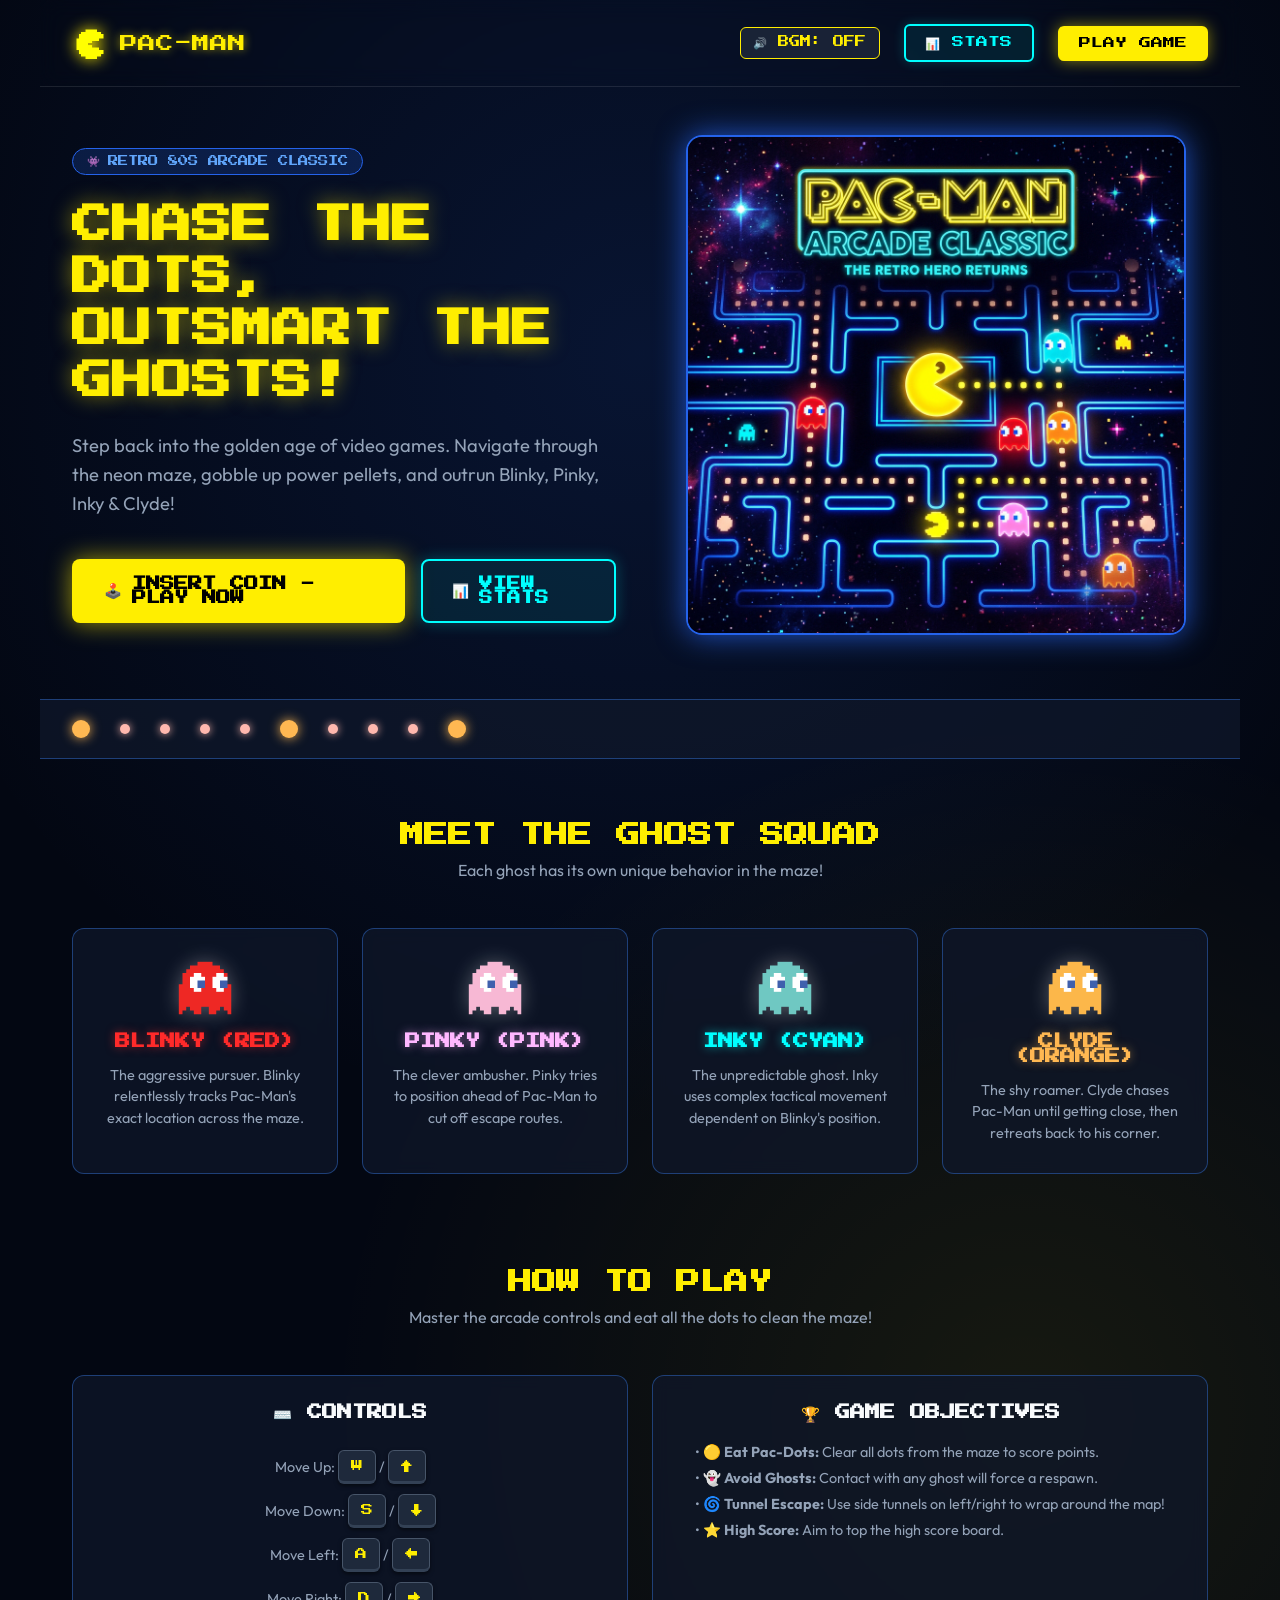
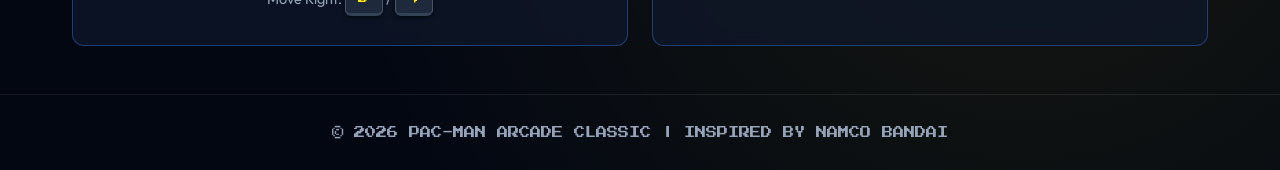
<file: index.html>
<!DOCTYPE html>
<html lang="en">

<head>
    <meta charset="UTF-8">
    <meta name="viewport" content="width=device-width, initial-scale=1.0">
    <title>Pac-Man Retro Arcade Classic | Play Online</title>
    <meta name="description"
        content="Play the retro 80s Pac-Man arcade classic game online in your browser. Eat dots, outsmart ghosts, and set high scores!">
    <link rel="stylesheet" href="./styles/pacman.css">
    <script src="/scripts/index.js" defer></script>
</head>

<body>

    <!-- Navigation -->
    <nav class="navbar">
        <a href="#" class="brand-logo">
            <img src="/assets/images/pacmanRight.png" alt="Pac-Man Logo">
            <span class="brand-title">PAC-MAN</span>
        </a>
        <div class="nav-links">
            <button id="soundToggleBtn" class="audio-control-btn" title="Toggle Music">
                🔊 BGM: OFF
            </button>
            <a href="/pages/dashboard.html" class="nav-btn dashboard-btn" id="dashboardBtn">📊 STATS</a>
            <a href="/pages/game-screen.html" class="nav-btn primary">PLAY GAME</a>
        </div>
    </nav>

    <!-- Hero Section -->
    <header class="hero-container">
        <div class="hero-content">
            <div class="hero-badge">
                <span>👾</span> RETRO 80S ARCADE CLASSIC
            </div>
            <h1 class="hero-title">CHASE THE DOTS,<br>OUTSMART THE GHOSTS!</h1>
            <p class="hero-subtitle">
                Step back into the golden age of video games. Navigate through the neon maze, gobble up power pellets,
                and outrun Blinky, Pinky, Inky & Clyde!
            </p>
            <div class="cta-group">
                <a href="/pages/game-screen.html" class="btn-arcade-play" id="playNowBtn">
                    <span>🕹️</span> INSERT COIN - PLAY NOW
                </a>
                <a href="/pages/dashboard.html" class="btn-arcade-secondary" id="heroStatsBtn">
                    <span>📊</span> VIEW STATS
                </a>
            </div>
        </div>

        <div class="hero-visual">
            <img src="/assets/images/hero-banner.png" alt="Pac-Man Hero Banner" class="hero-banner-img">
        </div>
    </header>

    <!-- Animated Dot Track -->
    <div class="pacman-track">
        <div class="dots-container">
            <div class="dot power"></div>
            <div class="dot"></div>
            <div class="dot"></div>
            <div class="dot"></div>
            <div class="dot"></div>
            <div class="dot power"></div>
            <div class="dot"></div>
            <div class="dot"></div>
            <div class="dot"></div>
            <div class="dot power"></div>
        </div>
    </div>

    <!-- Meet the Ghosts Section -->
    <section class="section-container" id="ghosts">
        <div class="section-header">
            <h2 class="section-title">MEET THE GHOST SQUAD</h2>
            <p class="section-subtitle">Each ghost has its own unique behavior in the maze!</p>
        </div>

        <div class="cards-grid">
            <!-- Blinky -->
            <div class="card">
                <img src="/assets/images/redGhost.png" alt="Red Ghost Blinky" class="card-icon-img">
                <h3 class="card-title ghost-red">BLINKY (RED)</h3>
                <p class="card-desc">The aggressive pursuer. Blinky relentlessly tracks Pac-Man's exact location across
                    the maze.</p>
            </div>

            <!-- Pinky -->
            <div class="card">
                <img src="/assets/images/pinkGhost.png" alt="Pink Ghost Pinky" class="card-icon-img">
                <h3 class="card-title ghost-pink">PINKY (PINK)</h3>
                <p class="card-desc">The clever ambusher. Pinky tries to position ahead of Pac-Man to cut off escape
                    routes.</p>
            </div>

            <!-- Inky -->
            <div class="card">
                <img src="/assets/images/blueGhost.png" alt="Blue Ghost Inky" class="card-icon-img">
                <h3 class="card-title ghost-cyan">INKY (CYAN)</h3>
                <p class="card-desc">The unpredictable ghost. Inky uses complex tactical movement dependent on Blinky's
                    position.</p>
            </div>

            <!-- Clyde -->
            <div class="card">
                <img src="/assets/images/orangeGhost.png" alt="Orange Ghost Clyde" class="card-icon-img">
                <h3 class="card-title ghost-orange">CLYDE (ORANGE)</h3>
                <p class="card-desc">The shy roamer. Clyde chases Pac-Man until getting close, then retreats back to his
                    corner.</p>
            </div>
        </div>
    </section>

    <!-- Controls & How to Play -->
    <section class="section-container" id="controls">
        <div class="section-header">
            <h2 class="section-title">HOW TO PLAY</h2>
            <p class="section-subtitle">Master the arcade controls and eat all the dots to clean the maze!</p>
        </div>

        <div class="controls-grid">
            <div class="card">
                <h3 class="card-title">⌨️ CONTROLS</h3>
                <div class="card-desc"
                    style="display: flex; flex-direction: column; gap: 10px; align-items: center; margin-top: 10px;">
                    <span>Move Up: <span class="key-badge">W</span> / <span class="key-badge">↑</span></span>
                    <span>Move Down: <span class="key-badge">S</span> / <span class="key-badge">↓</span></span>
                    <span>Move Left: <span class="key-badge">A</span> / <span class="key-badge">←</span></span>
                    <span>Move Right: <span class="key-badge">D</span> / <span class="key-badge">→</span></span>
                </div>
            </div>

            <div class="card">
                <h3 class="card-title">🏆 GAME OBJECTIVES</h3>
                <p class="card-desc" style="text-align: left; line-height: 1.8;">
                    • 🟡 <strong>Eat Pac-Dots:</strong> Clear all dots from the maze to score points.<br>
                    • 👻 <strong>Avoid Ghosts:</strong> Contact with any ghost will force a respawn.<br>
                    • 🌀 <strong>Tunnel Escape:</strong> Use side tunnels on left/right to wrap around the map!<br>
                    • ⭐ <strong>High Score:</strong> Aim to top the high score board.
                </p>
            </div>
        </div>
    </section>

    <!-- Audio Element for Landing Page BGM -->
    <audio id="bgmAudio" src="/assets/audio/start-music.mp3" loop></audio>

    <footer>
        <p>© 2026 PAC-MAN ARCADE CLASSIC | INSPIRED BY NAMCO BANDAI</p>
    </footer>
</body>

</html>
</file>
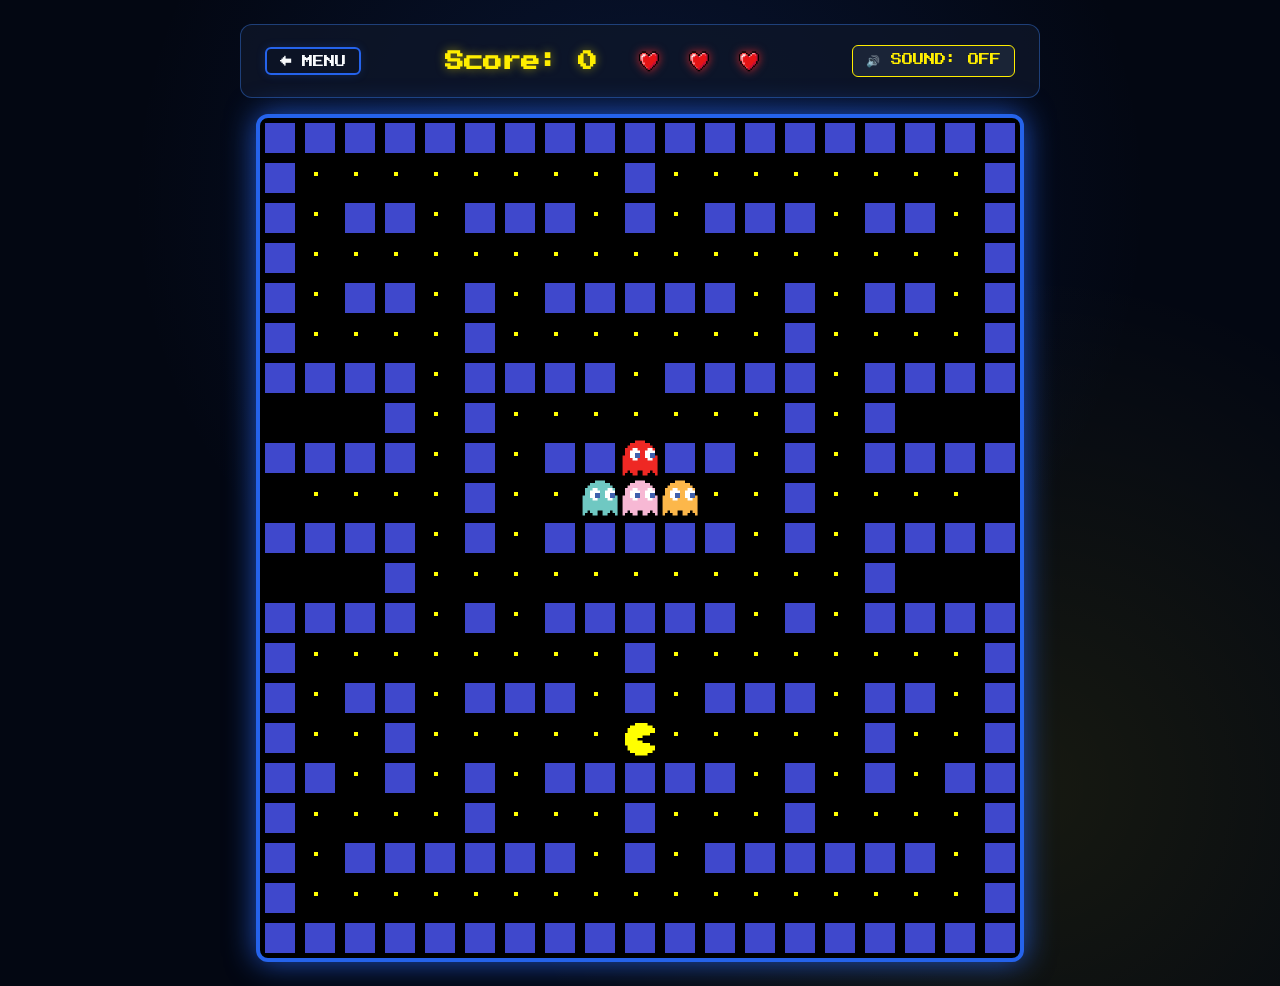
<file: pages/game-screen.html>
<!DOCTYPE html>
<html lang="en">

<head>
    <meta charset="UTF-8">
    <meta name="viewport" content="width=device-width, initial-scale=1.0">
    <title>Pac-Man Arcade Game Screen</title>
    <link rel="stylesheet" href="/styles/pacman.css">
</head>

<body>
    <div class="game-container">
        <!-- Game Header / Control Bar -->
        <header class="game-header">
            <a href="/index.html" class="nav-btn" style="padding: 0.4rem 0.8rem; font-size: 0.7rem;">
                ← MENU
            </a>

            <div class="game-stats">
                <h3 id="score">Score: 0</h3>
                <div id="lives" class="lives-display">
                    <img src="/assets/images/heart.png" alt="Life" class="life-icon">
                    <img src="/assets/images/heart.png" alt="Life" class="life-icon">
                    <img src="/assets/images/heart.png" alt="Life" class="life-icon">
                </div>
            </div>

            <button id="gameSoundBtn" class="audio-control-btn">
                🔊 SOUND: OFF
            </button>
        </header>

        <!-- Canvas Game Board -->
        <canvas id="board"></canvas>

        <!-- Game Over Overlay -->
        <div id="gameOverOverlay" class="game-over-overlay hidden">
            <div class="game-over-content">
                <h2>GAME OVER</h2>
                <p id="finalScoreText">Final Score: 0</p>
                <div class="game-over-buttons">
                    <button id="playAgainBtn" class="nav-btn primary-btn">PLAY AGAIN</button>
                    <a href="/index.html" class="nav-btn secondary-btn">MAIN MENU</a>
                </div>
            </div>
        </div>
    </div>

    <!-- Script declaration -->
    <script src="/scripts/game/classes.js"></script>
    <script src="/scripts/game/input.js"></script>
    <script src="/scripts/game/storage.js"></script>
    <script src="/scripts/game/main.js"></script>
    <script src="/scripts/game/ghost-ai.js"></script>
</body>

</html>
</file>
<file: styles/pacman.css>
@import url('https://fonts.googleapis.com/css2?family=Press+Start+2P&family=Outfit:wght@400;600;800&display=swap');

:root {
  --bg-color: #030712;
  --panel-bg: rgba(15, 23, 42, 0.75);
  --panel-border: rgba(59, 130, 246, 0.4);
  --pacman-yellow: #ffee00;
  --maze-blue: #2563eb;
  --neon-blue-glow: rgba(37, 99, 235, 0.8);
  --ghost-red: #ff2a2a;
  --ghost-pink: #ffb8ff;
  --ghost-cyan: #00ffff;
  --ghost-orange: #ffb852;
  --text-primary: #f8fafc;
  --text-secondary: #94a3b8;
  --font-arcade: 'Press Start 2P', monospace;
  --font-body: 'Outfit', sans-serif;
}

* {
  box-sizing: border-box;
  margin: 0;
  padding: 0;
}

body {
  font-family: var(--font-body);
  background-color: var(--bg-color);
  color: var(--text-primary);
  min-height: 100vh;
  display: flex;
  flex-direction: column;
  align-items: center;
  overflow-x: hidden;
  background-image:
    radial-gradient(circle at 50% 20%, rgba(37, 99, 235, 0.15) 0%, transparent 50%),
    radial-gradient(circle at 80% 80%, rgba(255, 238, 0, 0.08) 0%, transparent 40%);
}

/* Header & Nav */
.navbar {
  width: 100%;
  max-width: 1200px;
  padding: 1.5rem 2rem;
  display: flex;
  justify-content: space-between;
  align-items: center;
  border-bottom: 1px solid rgba(255, 255, 255, 0.1);
  backdrop-filter: blur(10px);
  z-index: 10;
}

.brand-logo {
  display: flex;
  align-items: center;
  gap: 12px;
  text-decoration: none;
}

.brand-logo img {
  width: 36px;
  height: 36px;
  filter: drop-shadow(0 0 8px var(--pacman-yellow));
}

.brand-title {
  font-family: var(--font-arcade);
  font-size: 1.1rem;
  color: var(--pacman-yellow);
  text-shadow: 0 0 10px rgba(255, 238, 0, 0.6);
}

.nav-links {
  display: flex;
  gap: 1.5rem;
  align-items: center;
}

.nav-btn {
  font-family: var(--font-arcade);
  font-size: 0.75rem;
  padding: 0.6rem 1.2rem;
  color: var(--text-primary);
  background: transparent;
  border: 2px solid var(--maze-blue);
  border-radius: 6px;
  cursor: pointer;
  text-decoration: none;
  transition: all 0.3s ease;
  box-shadow: 0 0 10px rgba(37, 99, 235, 0.2);
}

.nav-btn:hover {
  background: var(--maze-blue);
  box-shadow: 0 0 20px var(--neon-blue-glow);
  transform: translateY(-2px);
}

.nav-btn.primary {
  background: var(--pacman-yellow);
  color: #000;
  border-color: var(--pacman-yellow);
  box-shadow: 0 0 15px rgba(255, 238, 0, 0.5);
}

.nav-btn.primary:hover {
  background: #fff033;
  box-shadow: 0 0 25px rgba(255, 238, 0, 0.8);
}

.nav-btn.dashboard-btn {
  background: rgba(0, 255, 255, 0.08);
  color: var(--ghost-cyan);
  border-color: var(--ghost-cyan);
  box-shadow: 0 0 12px rgba(0, 255, 255, 0.2);
}

.nav-btn.dashboard-btn:hover {
  background: rgba(0, 255, 255, 0.18);
  box-shadow: 0 0 22px rgba(0, 255, 255, 0.5);
  transform: translateY(-2px);
}

/* Landing Page Hero */
.hero-container {
  width: 100%;
  max-width: 1200px;
  padding: 3rem 2rem;
  display: grid;
  grid-template-columns: 1fr 1fr;
  gap: 3rem;
  align-items: center;
}

@media (max-width: 900px) {
  .hero-container {
    grid-template-columns: 1fr;
    text-align: center;
  }
}

.hero-content {
  display: flex;
  flex-direction: column;
  gap: 1.5rem;
}

.hero-badge {
  display: inline-flex;
  align-items: center;
  gap: 8px;
  padding: 6px 14px;
  border-radius: 20px;
  background: rgba(37, 99, 235, 0.2);
  border: 1px solid var(--maze-blue);
  font-family: var(--font-arcade);
  font-size: 0.65rem;
  color: #60a5fa;
  width: fit-content;
}

@media (max-width: 900px) {
  .hero-badge {
    margin: 0 auto;
  }
}

.hero-title {
  font-family: var(--font-arcade);
  font-size: 2.5rem;
  line-height: 1.3;
  color: var(--pacman-yellow);
  text-shadow: 0 0 20px rgba(255, 238, 0, 0.5);
}

.hero-subtitle {
  font-size: 1.15rem;
  color: var(--text-secondary);
  line-height: 1.6;
}

.cta-group {
  display: flex;
  gap: 1rem;
  margin-top: 1rem;
}

@media (max-width: 900px) {
  .cta-group {
    justify-content: center;
  }
}

.btn-arcade-play {
  font-family: var(--font-arcade);
  font-size: 0.9rem;
  padding: 1rem 2rem;
  background: var(--pacman-yellow);
  color: #000;
  text-decoration: none;
  border-radius: 8px;
  border: none;
  cursor: pointer;
  font-weight: bold;
  display: inline-flex;
  align-items: center;
  gap: 10px;
  box-shadow: 0 0 25px rgba(255, 238, 0, 0.6);
  transition: all 0.3s cubic-bezier(0.175, 0.885, 0.32, 1.275);
  animation: pulse-glow 2s infinite alternate;
}

.btn-arcade-play:hover {
  transform: scale(1.05);
  box-shadow: 0 0 35px rgba(255, 238, 0, 0.9);
}

.btn-arcade-secondary {
  font-family: var(--font-arcade);
  font-size: 0.85rem;
  padding: 1rem 1.8rem;
  background: rgba(0, 255, 255, 0.08);
  color: var(--ghost-cyan);
  text-decoration: none;
  border-radius: 8px;
  border: 2px solid var(--ghost-cyan);
  cursor: pointer;
  font-weight: bold;
  display: inline-flex;
  align-items: center;
  gap: 10px;
  box-shadow: 0 0 15px rgba(0, 255, 255, 0.25);
  transition: all 0.3s cubic-bezier(0.175, 0.885, 0.32, 1.275);
}

.btn-arcade-secondary:hover {
  background: rgba(0, 255, 255, 0.2);
  transform: scale(1.05);
  box-shadow: 0 0 25px rgba(0, 255, 255, 0.6);
}

@keyframes pulse-glow {
  0% {
    box-shadow: 0 0 15px rgba(255, 238, 0, 0.4);
  }

  100% {
    box-shadow: 0 0 30px rgba(255, 238, 0, 0.8);
  }
}

.hero-visual {
  position: relative;
  display: flex;
  justify-content: center;
}

.hero-banner-img {
  width: 100%;
  max-width: 500px;
  border-radius: 16px;
  border: 2px solid var(--maze-blue);
  box-shadow: 0 0 30px var(--neon-blue-glow);
  transition: transform 0.4s ease;
}

.hero-banner-img:hover {
  transform: scale(1.02);
}

/* Animated Pacman Dot Track */
.pacman-track {
  width: 100%;
  max-width: 1200px;
  padding: 1rem 2rem;
  margin: 1rem 0;
  background: var(--panel-bg);
  border-top: 1px solid var(--panel-border);
  border-bottom: 1px solid var(--panel-border);
  overflow: hidden;
  position: relative;
  display: flex;
  align-items: center;
  height: 60px;
}

.dots-container {
  display: flex;
  align-items: center;
  gap: 30px;
  position: absolute;
  white-space: nowrap;
  animation: move-dots 12s linear infinite;
}

.dot {
  width: 10px;
  height: 10px;
  background-color: #ffb8ae;
  border-radius: 50%;
  box-shadow: 0 0 8px #ffb8ae;
}

.dot.power {
  width: 18px;
  height: 18px;
  background-color: #ffb852;
  box-shadow: 0 0 12px #ffb852;
  animation: pulse-dot 0.8s infinite alternate;
}

@keyframes move-dots {
  from {
    transform: translateX(100vw);
  }

  to {
    transform: translateX(-100%);
  }
}

@keyframes pulse-dot {
  from {
    transform: scale(0.9);
  }

  to {
    transform: scale(1.2);
  }
}

/* Features / Showcase Grid */
.section-container {
  width: 100%;
  max-width: 1200px;
  padding: 3rem 2rem;
}

.section-header {
  text-align: center;
  margin-bottom: 3rem;
}

.section-title {
  font-family: var(--font-arcade);
  font-size: 1.5rem;
  color: var(--pacman-yellow);
  margin-bottom: 0.8rem;
}

.section-subtitle {
  color: var(--text-secondary);
  font-size: 1rem;
}

.cards-grid {
  display: grid;
  grid-template-columns: repeat(auto-fit, minmax(260px, 1fr));
  gap: 1.5rem;
}

.card {
  background: var(--panel-bg);
  border: 1px solid var(--panel-border);
  border-radius: 12px;
  padding: 1.8rem;
  display: flex;
  flex-direction: column;
  align-items: center;
  text-align: center;
  gap: 1rem;
  transition: all 0.3s ease;
  backdrop-filter: blur(8px);
}

.card:hover {
  border-color: var(--maze-blue);
  box-shadow: 0 0 25px rgba(37, 99, 235, 0.3);
  transform: translateY(-5px);
}

.card-icon-img {
  width: 60px;
  height: 60px;
  object-fit: contain;
  filter: drop-shadow(0 0 10px rgba(255, 255, 255, 0.3));
}

.card-title {
  font-family: var(--font-arcade);
  font-size: 0.95rem;
  color: var(--text-primary);
}

.card-desc {
  font-size: 0.9rem;
  color: var(--text-secondary);
  line-height: 1.5;
}

/* Ghost Roster Colors */
.ghost-red {
  color: var(--ghost-red);
  text-shadow: 0 0 10px rgba(255, 42, 42, 0.5);
}

.ghost-pink {
  color: var(--ghost-pink);
  text-shadow: 0 0 10px rgba(255, 184, 255, 0.5);
}

.ghost-cyan {
  color: var(--ghost-cyan);
  text-shadow: 0 0 10px rgba(0, 255, 255, 0.5);
}

.ghost-orange {
  color: var(--ghost-orange);
  text-shadow: 0 0 10px rgba(255, 184, 82, 0.5);
}

/* Controls guide */
.controls-grid {
  display: grid;
  grid-template-columns: repeat(2, 1fr);
  gap: 1.5rem;
  width: 100%;
}

@media (max-width: 768px) {
  .controls-grid {
    grid-template-columns: 1fr;
  }
}

.key-badge {
  display: inline-block;
  padding: 6px 12px;
  background: #1e293b;
  border: 1px solid #475569;
  border-bottom: 3px solid #334155;
  border-radius: 6px;
  font-family: var(--font-arcade);
  font-size: 0.75rem;
  color: var(--pacman-yellow);
  box-shadow: 0 2px 4px rgba(0, 0, 0, 0.5);
}

/* Footer */
footer {
  width: 100%;
  padding: 2rem;
  margin-top: auto;
  border-top: 1px solid rgba(255, 255, 255, 0.08);
  text-align: center;
  font-family: var(--font-arcade);
  font-size: 0.7rem;
  color: var(--text-secondary);
}

/* Game Screen Layout */
.game-container {
  display: flex;
  flex-direction: column;
  align-items: center;
  padding: 1.5rem;
  width: 100%;
}

.game-header {
  display: flex;
  justify-content: space-between;
  align-items: center;
  width: 100%;
  max-width: 800px;
  margin-bottom: 1rem;
  background: var(--panel-bg);
  padding: 1rem 1.5rem;
  border-radius: 12px;
  border: 1px solid var(--panel-border);
}

#score {
  font-family: var(--font-arcade);
  font-size: 1.2rem;
  color: var(--pacman-yellow);
  text-shadow: 0 0 10px rgba(255, 238, 0, 0.5);
}

.game-stats {
  display: flex;
  align-items: center;
  gap: 2rem;
}

.lives-display {
  display: flex;
  gap: 10px;
  align-items: center;
}

.life-icon {
  width: 40px;
  height: 40px;
  object-fit: contain;
  filter: drop-shadow(0 0 5px rgba(255, 42, 42, 0.8));
  transition: all 0.3s ease;
}

.life-icon.lost {
  opacity: 0.2;
  filter: grayscale(100%);
  transform: scale(0.8);
}

#board {
  background-color: #000;
  border: 4px solid var(--maze-blue);
  border-radius: 12px;
  box-shadow: 0 0 30px var(--neon-blue-glow);
  max-width: 100%;
  height: auto;
}

.audio-control-btn {
  font-family: var(--font-arcade);
  font-size: 0.7rem;
  background: rgba(30, 41, 59, 0.8);
  color: var(--pacman-yellow);
  border: 1px solid var(--pacman-yellow);
  padding: 0.5rem 0.8rem;
  border-radius: 6px;
  cursor: pointer;
  display: flex;
  align-items: center;
  gap: 6px;
  transition: all 0.2s ease;
}

.audio-control-btn:hover {
  background: var(--pacman-yellow);
  color: #000;
}
/* --- GAME OVER OVERLAY --- */
.game-over-overlay {
  position: fixed;
  top: 0;
  left: 0;
  width: 100%;
  height: 100%;
  background: rgba(0, 0, 0, 0.85);
  backdrop-filter: blur(8px);
  display: flex;
  justify-content: center;
  align-items: center;
  z-index: 1000;
  opacity: 1;
  transition: opacity 0.4s ease;
}

.game-over-overlay.hidden {
  opacity: 0;
  pointer-events: none;
}

.game-over-content {
  background: rgba(15, 23, 42, 0.9);
  border: 2px solid var(--pacman-yellow);
  box-shadow: 0 0 30px rgba(255, 238, 0, 0.4);
  padding: 3rem 4rem;
  border-radius: 16px;
  text-align: center;
  display: flex;
  flex-direction: column;
  gap: 1.5rem;
  animation: popIn 0.5s cubic-bezier(0.175, 0.885, 0.32, 1.275);
}

.game-over-content h2 {
  font-family: var(--font-arcade);
  color: #ff2a2a;
  font-size: 3rem;
  margin: 0;
  text-shadow: 0 0 15px rgba(255, 42, 42, 0.6);
  letter-spacing: 2px;
}

#finalScoreText {
  font-family: var(--font-arcade);
  color: #fff;
  font-size: 1.2rem;
  margin: 0;
  margin-bottom: 1rem;
}

.game-over-buttons {
  display: flex;
  gap: 1.5rem;
  justify-content: center;
}

.game-over-buttons .nav-btn {
  font-size: 0.9rem;
  padding: 0.8rem 1.5rem;
  width: auto;
  border-radius: 8px;
}

.game-over-buttons .secondary-btn {
  background: transparent;
  color: var(--pacman-yellow);
  border: 2px solid var(--pacman-yellow);
  box-shadow: none;
}

.game-over-buttons .secondary-btn:hover {
  background: rgba(255, 238, 0, 0.1);
  box-shadow: 0 0 15px rgba(255, 238, 0, 0.3);
}

@keyframes popIn {
  from {
    transform: scale(0.8);
    opacity: 0;
  }
  to {
    transform: scale(1);
    opacity: 1;
  }
}
</file>
